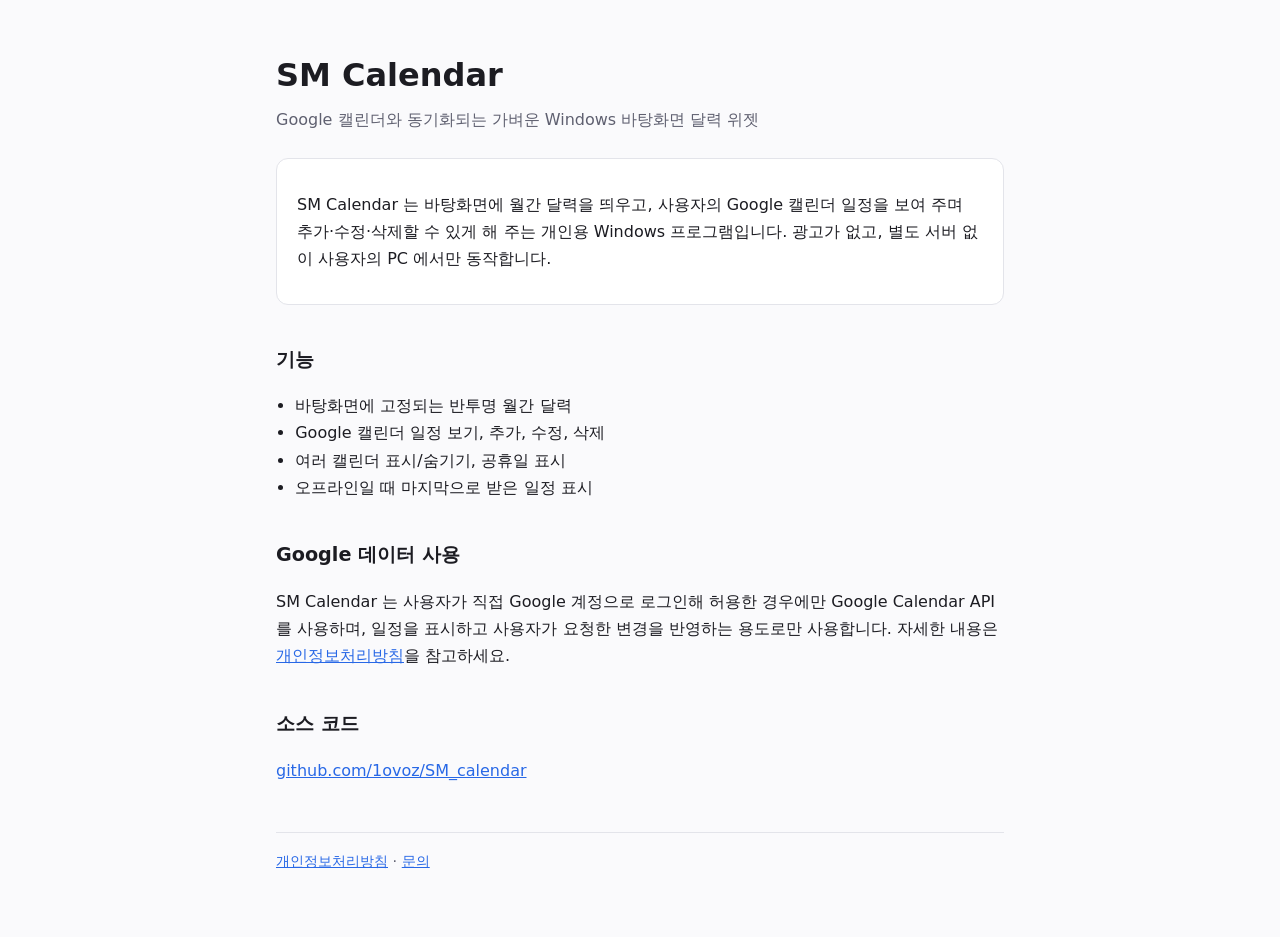
<file: docs/index.html>
<!doctype html>
<html lang="ko">
<head>
<meta charset="utf-8">
<meta name="viewport" content="width=device-width, initial-scale=1">
<title>SM Calendar</title>
<link rel="stylesheet" href="style.css">
</head>
<body>
<main>
  <h1>SM Calendar</h1>
  <p class="sub">Google 캘린더와 동기화되는 가벼운 Windows 바탕화면 달력 위젯</p>

  <div class="card">
    <p>SM Calendar 는 바탕화면에 월간 달력을 띄우고, 사용자의 Google 캘린더 일정을 보여 주며 추가·수정·삭제할 수 있게 해 주는 개인용 Windows 프로그램입니다.
    광고가 없고, 별도 서버 없이 사용자의 PC 에서만 동작합니다.</p>
  </div>

  <h2>기능</h2>
  <ul>
    <li>바탕화면에 고정되는 반투명 월간 달력</li>
    <li>Google 캘린더 일정 보기, 추가, 수정, 삭제</li>
    <li>여러 캘린더 표시/숨기기, 공휴일 표시</li>
    <li>오프라인일 때 마지막으로 받은 일정 표시</li>
  </ul>

  <h2>Google 데이터 사용</h2>
  <p>SM Calendar 는 사용자가 직접 Google 계정으로 로그인해 허용한 경우에만 Google Calendar API 를 사용하며,
  일정을 표시하고 사용자가 요청한 변경을 반영하는 용도로만 사용합니다. 자세한 내용은
  <a href="privacy.html">개인정보처리방침</a>을 참고하세요.</p>

  <h2>소스 코드</h2>
  <p><a href="https://github.com/1ovoz/SM_calendar">github.com/1ovoz/SM_calendar</a></p>

  <footer>
    <a href="privacy.html">개인정보처리방침</a> ·
    <a href="https://github.com/1ovoz/SM_calendar/issues">문의</a>
  </footer>
</main>
</body>
</html>
</file>
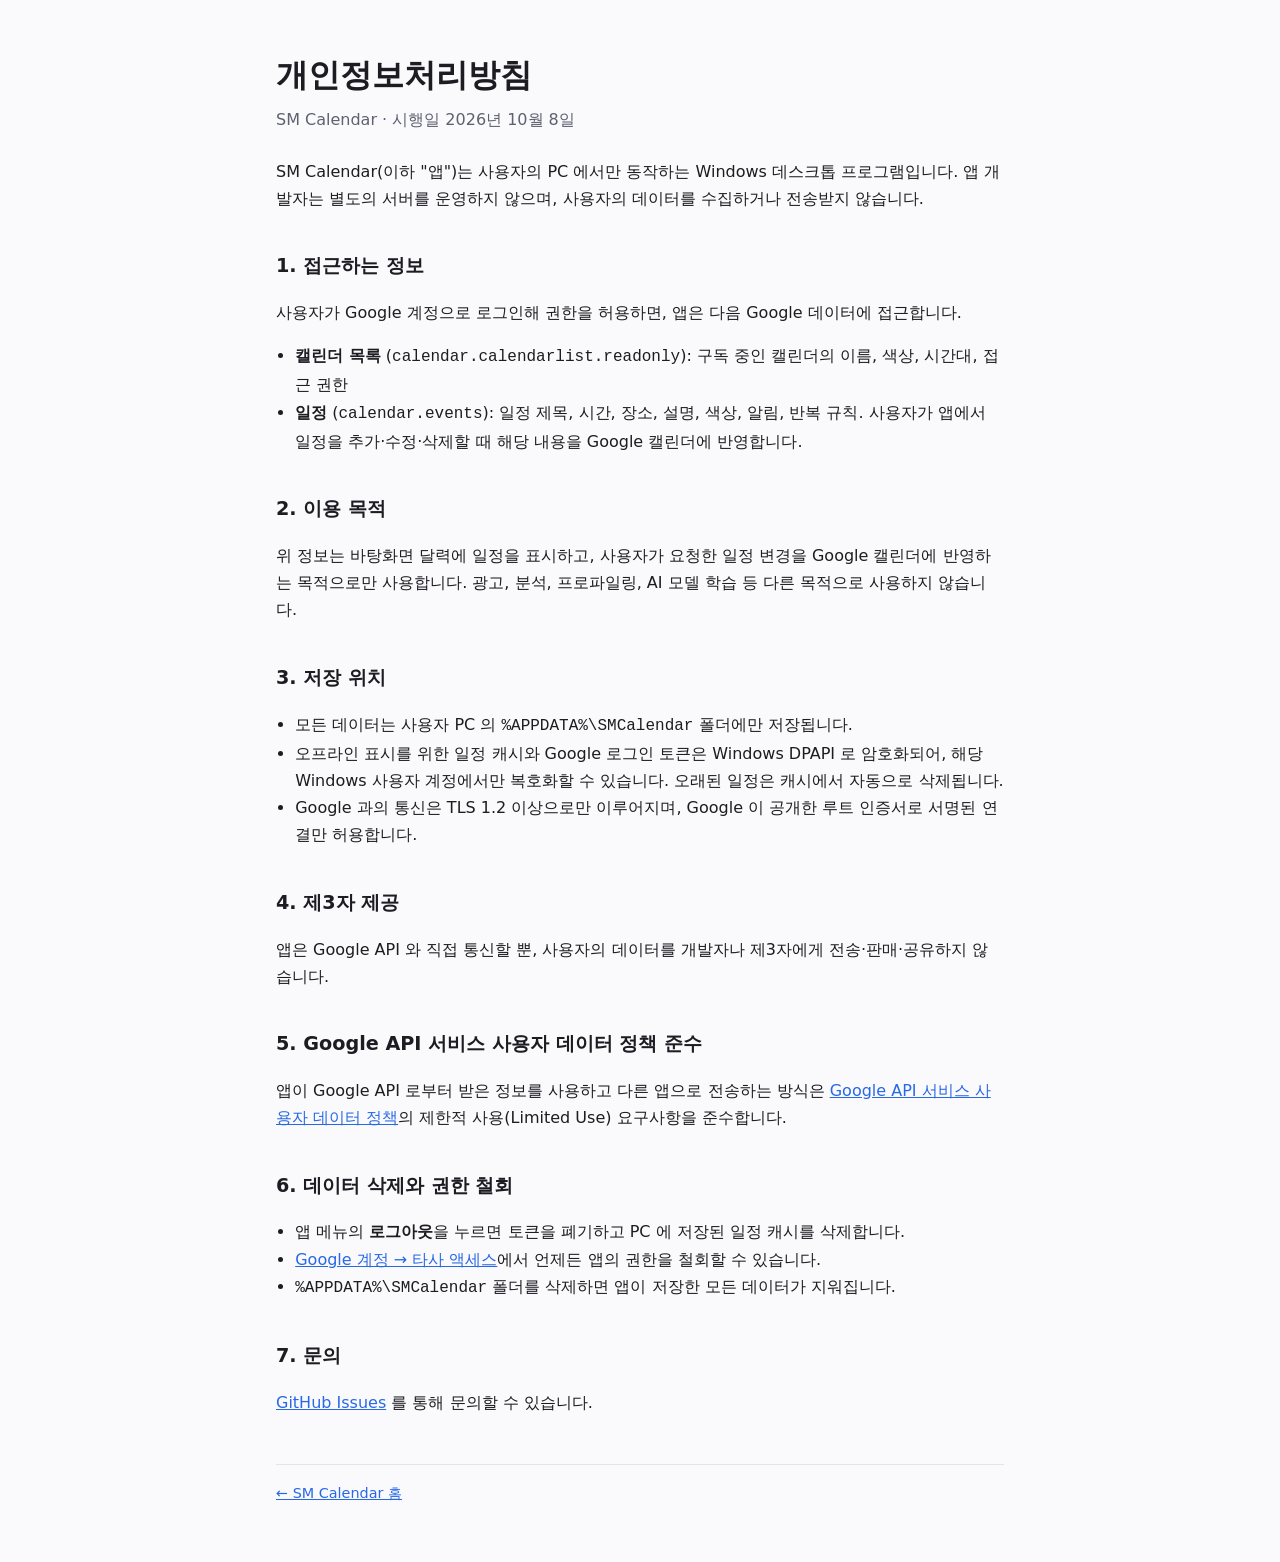
<file: docs/privacy.html>
<!doctype html>
<html lang="ko">
<head>
<meta charset="utf-8">
<meta name="viewport" content="width=device-width, initial-scale=1">
<title>SM Calendar 개인정보처리방침</title>
<link rel="stylesheet" href="style.css">
</head>
<body>
<main>
  <h1>개인정보처리방침</h1>
  <p class="sub">SM Calendar · 시행일 2026년 10월 8일</p>

  <p>SM Calendar(이하 "앱")는 사용자의 PC 에서만 동작하는 Windows 데스크톱 프로그램입니다.
  앱 개발자는 별도의 서버를 운영하지 않으며, 사용자의 데이터를 수집하거나 전송받지 않습니다.</p>

  <h2>1. 접근하는 정보</h2>
  <p>사용자가 Google 계정으로 로그인해 권한을 허용하면, 앱은 다음 Google 데이터에 접근합니다.</p>
  <ul>
    <li><b>캘린더 목록</b> (<code>calendar.calendarlist.readonly</code>): 구독 중인 캘린더의 이름, 색상, 시간대, 접근 권한</li>
    <li><b>일정</b> (<code>calendar.events</code>): 일정 제목, 시간, 장소, 설명, 색상, 알림, 반복 규칙. 사용자가 앱에서 일정을 추가·수정·삭제할 때 해당 내용을 Google 캘린더에 반영합니다.</li>
  </ul>

  <h2>2. 이용 목적</h2>
  <p>위 정보는 바탕화면 달력에 일정을 표시하고, 사용자가 요청한 일정 변경을 Google 캘린더에 반영하는 목적으로만 사용합니다.
  광고, 분석, 프로파일링, AI 모델 학습 등 다른 목적으로 사용하지 않습니다.</p>

  <h2>3. 저장 위치</h2>
  <ul>
    <li>모든 데이터는 사용자 PC 의 <code>%APPDATA%\SMCalendar</code> 폴더에만 저장됩니다.</li>
    <li>오프라인 표시를 위한 일정 캐시와 Google 로그인 토큰은 Windows DPAPI 로 암호화되어, 해당 Windows 사용자 계정에서만 복호화할 수 있습니다. 오래된 일정은 캐시에서 자동으로 삭제됩니다.</li>
    <li>Google 과의 통신은 TLS 1.2 이상으로만 이루어지며, Google 이 공개한 루트 인증서로 서명된 연결만 허용합니다.</li>
  </ul>

  <h2>4. 제3자 제공</h2>
  <p>앱은 Google API 와 직접 통신할 뿐, 사용자의 데이터를 개발자나 제3자에게 전송·판매·공유하지 않습니다.</p>

  <h2>5. Google API 서비스 사용자 데이터 정책 준수</h2>
  <p>앱이 Google API 로부터 받은 정보를 사용하고 다른 앱으로 전송하는 방식은
  <a href="https://developers.google.com/terms/api-services-user-data-policy">Google API 서비스 사용자 데이터 정책</a>의
  제한적 사용(Limited Use) 요구사항을 준수합니다.</p>

  <h2>6. 데이터 삭제와 권한 철회</h2>
  <ul>
    <li>앱 메뉴의 <b>로그아웃</b>을 누르면 토큰을 폐기하고 PC 에 저장된 일정 캐시를 삭제합니다.</li>
    <li><a href="https://myaccount.google.com/permissions">Google 계정 → 타사 액세스</a>에서 언제든 앱의 권한을 철회할 수 있습니다.</li>
    <li><code>%APPDATA%\SMCalendar</code> 폴더를 삭제하면 앱이 저장한 모든 데이터가 지워집니다.</li>
  </ul>

  <h2>7. 문의</h2>
  <p><a href="https://github.com/1ovoz/SM_calendar/issues">GitHub Issues</a> 를 통해 문의할 수 있습니다.</p>

  <footer><a href="index.html">← SM Calendar 홈</a></footer>
</main>
</body>
</html>
</file>
<file: docs/style.css>
:root { --bg: #fafafc; --fg: #1c1c22; --muted: #5f6070; --accent: #2868e6; --card: #ffffff; --line: #e3e4ea; }
@media (prefers-color-scheme: dark) {
  :root { --bg: #16161a; --fg: #ececf1; --muted: #a0a1ad; --accent: #6f9dff; --card: #1f1f25; --line: #2e2f37; }
}
* { box-sizing: border-box; }
body { margin: 0; background: var(--bg); color: var(--fg); font: 16px/1.7 "Malgun Gothic", "Apple SD Gothic Neo", system-ui, sans-serif; }
main { max-width: 760px; margin: 0 auto; padding: 48px 16px 64px; }
h1 { font-size: 2rem; margin: 0 0 4px; }
h2 { font-size: 1.2rem; margin: 2em 0 .4em; }
p, li { color: var(--fg); }
.sub { color: var(--muted); margin: 0 0 24px; }
a { color: var(--accent); }
ul { padding-left: 1.2em; }
.card { background: var(--card); border: 1px solid var(--line); border-radius: 12px; padding: 16px 20px; }
footer { margin-top: 48px; color: var(--muted); font-size: .9rem; border-top: 1px solid var(--line); padding-top: 16px; }
</file>
